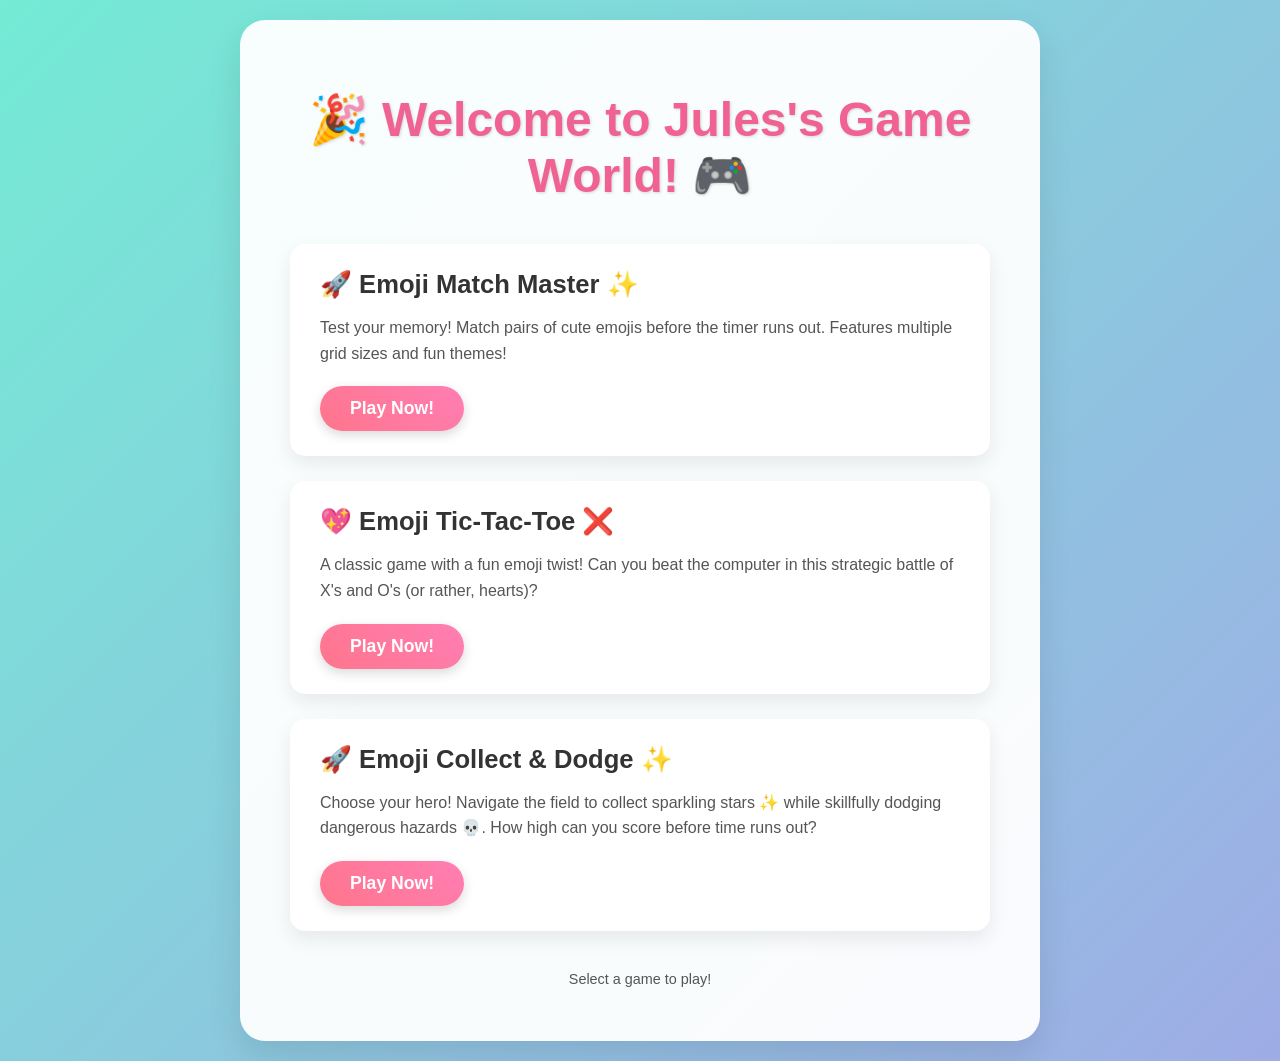
<file: index.html>
<!DOCTYPE html>
<html lang="en">
<head>
    <meta charset="UTF-8">
    <meta name="viewport" content="width=device-width, initial-scale=1.0">
    <title>Jules's Game World!</title>
    <style>
        body {
            font-family: 'Poppins', Arial, sans-serif;
            display: flex;
            flex-direction: column;
            align-items: center;
            min-height: 100vh;
            margin: 0;
            padding: 20px;
            background: linear-gradient(135deg, #74EBD5 0%, #9FACE6 100%); /* Light, playful gradient */
            color: #333;
            box-sizing: border-box;
        }
        .hub-container {
            background-color: rgba(255, 255, 255, 0.95); /* Slightly more opaque */
            padding: 40px 50px; /* Increased padding */
            border-radius: 25px; /* Softer radius */
            box-shadow: 0 15px 35px rgba(0, 0, 0, 0.1); /* Softer shadow */
            text-align: center;
            width: 100%;
            max-width: 700px; /* Slightly wider */
        }
        h1 {
            font-size: 3em; /* Slightly larger */
            color: #f06292; /* Adjusted pink */
            text-shadow: 1px 1px 3px rgba(0,0,0,0.15);
            margin-bottom: 40px; /* More space */
        }
        nav ul {
            list-style: none;
            padding: 0;
            display: flex;
            flex-direction: column; /* Stack game cards */
            gap: 25px; /* Space between game cards */
        }
        nav li { /* Game card style */
            background-color: #ffffff;
            border-radius: 15px;
            padding: 25px 30px;
            box-shadow: 0 8px 20px rgba(0, 0, 0, 0.08);
            transition: transform 0.3s ease, box-shadow 0.3s ease;
            text-align: left; /* Align content within card to left */
        }
        nav li:hover {
            transform: translateY(-5px);
            box-shadow: 0 12px 25px rgba(0, 0, 0, 0.12);
        }
        nav li h3 { /* Game title within card */
            margin-top: 0;
            margin-bottom: 10px;
            font-size: 1.6em;
            color: #333;
        }
        nav li p { /* Game description within card */
            font-size: 1em;
            color: #555;
            margin-bottom: 20px;
            line-height: 1.6;
        }
        nav a { /* Play button style */
            display: inline-block;
            background-image: linear-gradient(45deg, #ff758c, #ff7eb3); /* Pink gradient */
            color: white;
            padding: 12px 30px;
            border-radius: 25px; /* Pill shape */
            text-decoration: none;
            font-size: 1.1em;
            font-weight: 600;
            box-shadow: 0 4px 12px rgba(0,0,0,0.15);
            transition: transform 0.2s ease, background-image 0.3s ease;
        }
        nav a:hover {
            transform: translateY(-2px) scale(1.03);
            background-image: linear-gradient(45deg, #ff5c77, #ff6aa3); /* Darker pink gradient */
        }
        footer {
            margin-top: 40px;
            font-size: 0.9em;
            color: #555;
        }
    </style>
</head>
<body>
    <div class="hub-container">
        <h1>🎉 Welcome to Jules's Game World! 🎮</h1>
        <nav>
            <ul>
                <li>
                    <h3>🚀 Emoji Match Master ✨</h3>
                    <p>Test your memory! Match pairs of cute emojis before the timer runs out. Features multiple grid sizes and fun themes!</p>
                    <a href="emoji-match-master/game.html">Play Now!</a>
                </li>
                <li>
                    <h3>💖 Emoji Tic-Tac-Toe ❌</h3>
                    <p>A classic game with a fun emoji twist! Can you beat the computer in this strategic battle of X's and O's (or rather, hearts)?</p>
                    <a href="emoji-tic-tac-toe/game.html">Play Now!</a>
                </li>
                <li>
                    <h3>🚀 Emoji Collect & Dodge ✨</h3>
                    <p>Choose your hero! Navigate the field to collect sparkling stars ✨ while skillfully dodging dangerous hazards 💀. How high can you score before time runs out?</p>
                    <a href="emoji-collector/game.html">Play Now!</a>
                </li>
                <!-- More games can be added here -->
            </ul>
        </nav>
        <footer>
            <p>Select a game to play!</p>
        </footer>
    </div>
</body>
</html>
</file>
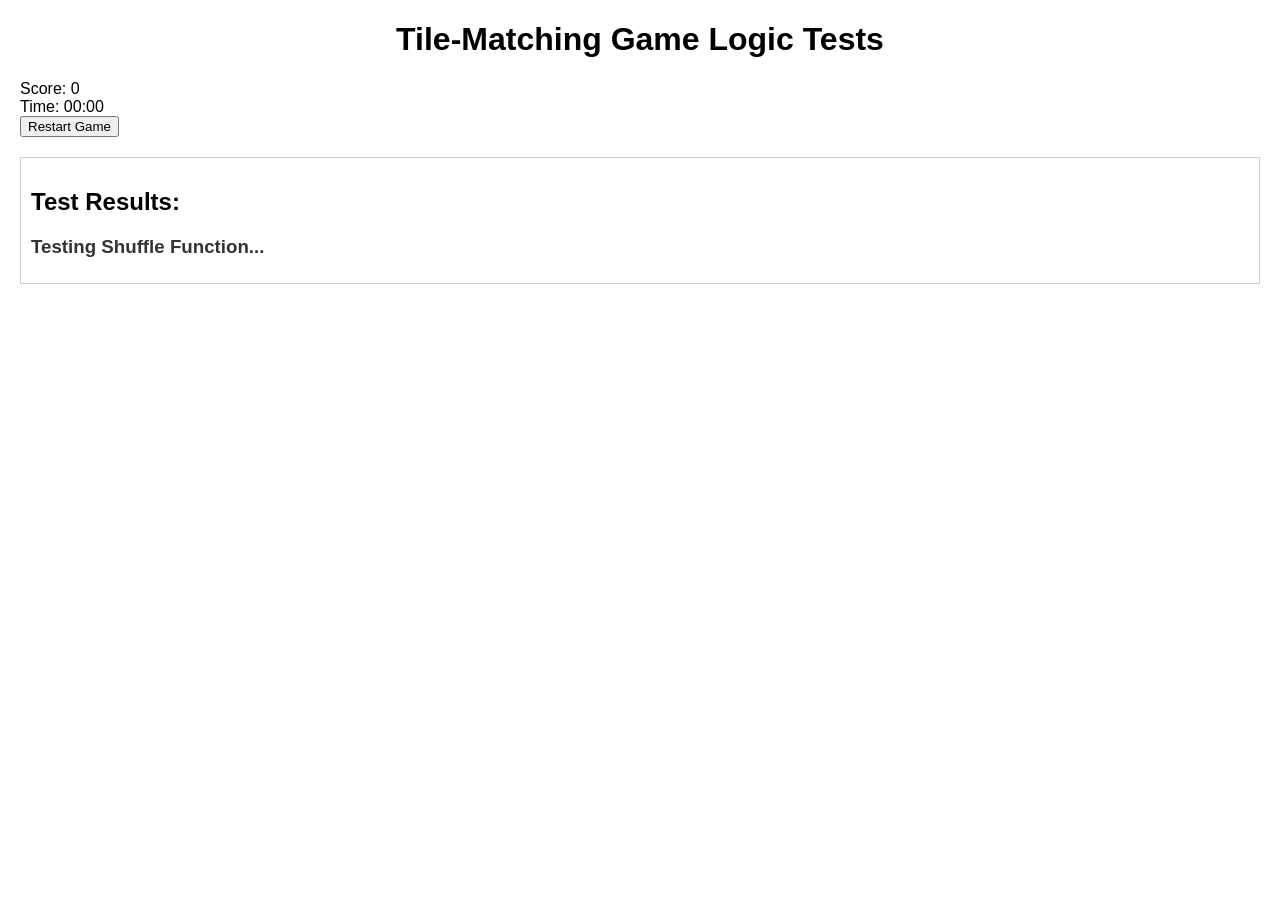
<file: test-runner.html>
<!DOCTYPE html>
<html lang="en">
<head>
    <meta charset="UTF-8">
    <title>Game Logic Tests</title>
    <style>
        body { font-family: Arial, sans-serif; margin: 20px; }
        h1 { text-align: center; }
        #test-results { margin-top: 20px; border: 1px solid #ccc; padding: 10px; }
        .test-group { margin-bottom: 15px; }
        .test-group h3 { margin-bottom: 5px; color: #333; }
        .test-case { margin-left: 20px; padding: 5px; border-left: 2px solid #eee; }
        .test-case.passed { color: green; }
        .test-case.failed { color: red; font-weight: bold; }
        .summary { margin-top: 20px; font-weight: bold; }
        .summary .passed { color: green; }
        .summary .failed { color: red; }
    </style>
</head>
<body>
    <!-- Added game-container to match index.html structure -->
    <div class="game-container">
        <h1>Tile-Matching Game Logic Tests</h1>

        <!-- Mock HTML structure required by script.js -->
        <div id="game-info">
            <div id="score-container">Score: <span id="score">0</span></div>
            <div id="timer-container">Time: <span id="timer">00:00</span></div>
        </div>
        <button id="restart-btn">Restart Game</button>
        <div id="game-board"></div>
    </div>

    <div id="test-results">
        <h2>Test Results:</h2>
        <!-- Test results will be appended here by tests.js -->
    </div>

    <!-- Game script (must be loaded before tests) -->
    <script src="script.js"></script>
    <!-- Test script -->
    <script src="tests.js"></script>
</body>
</html>
</file>
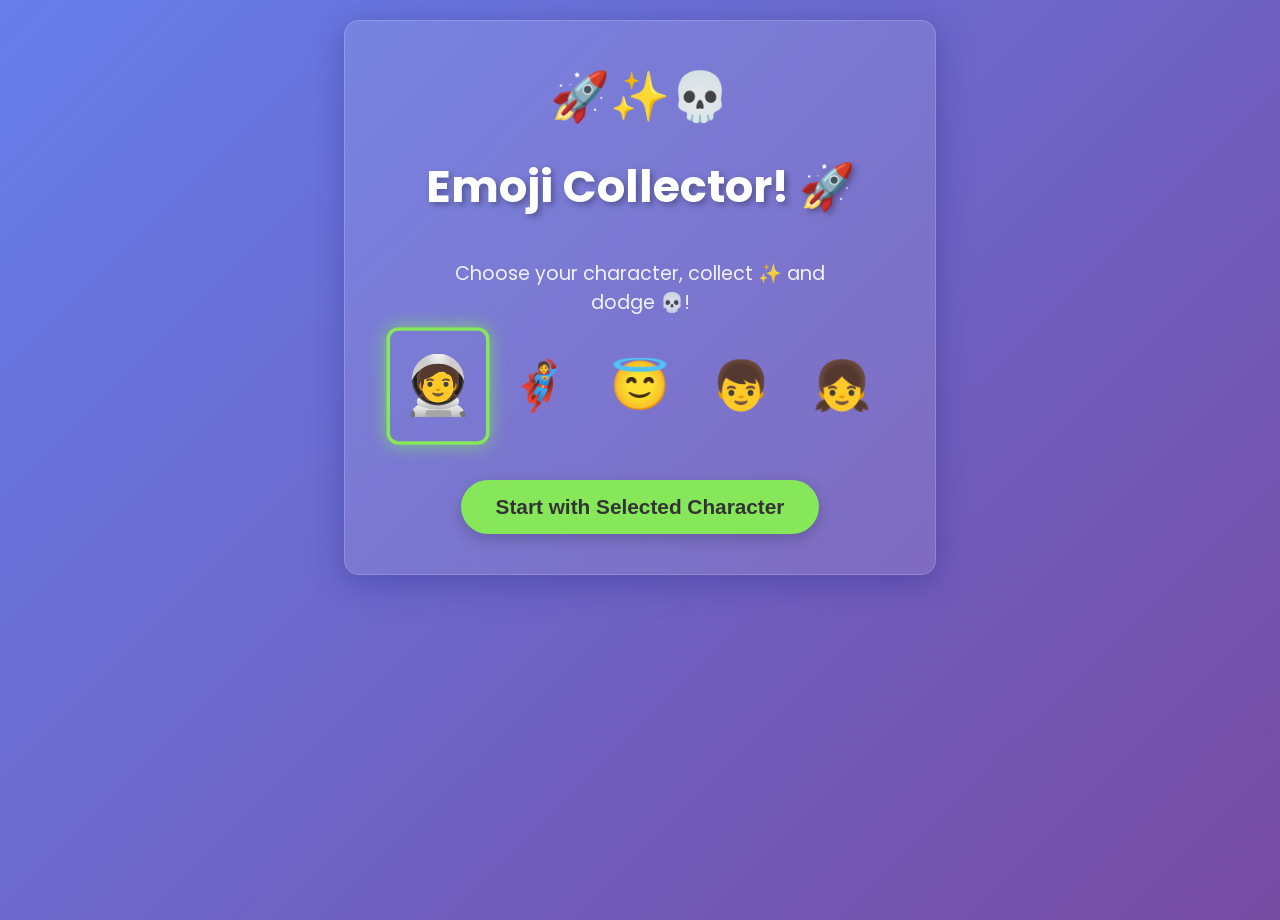
<file: emoji-collector/game.html>
<!DOCTYPE html>
<html lang="en">
<head>
    <meta charset="UTF-8">
    <meta name="viewport" content="width=device-width, initial-scale=1.0">
    <title>Emoji Collect & Dodge</title>
    <link rel="stylesheet" href="../shared/common-ui.css">
    <link rel="stylesheet" href="style.css">
</head>
<body>
    <div class="game-container">
        <!-- Splash Screen with Character Selection -->
        <div id="splash-screen">
            <div id="splash-decor">🚀✨💀</div>
            <h1>Emoji Collector! 🚀</h1>
            <p id="splash-instructions">Choose your character, collect ✨ and dodge 💀!</p>
            
            <div id="character-selector">
                <span class="character-option selected-character" data-char="🧑‍🚀">🧑‍🚀</span>
                <span class="character-option" data-char="🦸">🦸</span>
                <span class="character-option" data-char="😇">😇</span>
                <span class="character-option" data-char="👦">👦</span>
                <span class="character-option" data-char="👧">👧</span>
            </div>
            
            <button id="start-game-btn" class="game-button game-button-primary green">Start with Selected Character</button>
        </div>

        <!-- Main Game Interface (Initially Hidden) -->
        <div id="main-game-interface">
            <div id="game-info-collector">
                <span id="score-label">Score: </span><span id="score-value">0</span>
                <span id="timer-label">Time: </span><span id="timer-value">60</span>
            </div>
            
            <div id="game-area">
                <!-- Player and items will be added here by JavaScript -->
            </div>

            <div id="game-controls">
                <button id="restart-game-btn" class="game-button pink">Restart</button>
                <button id="pause-game-btn" class="game-button game-button-secondary orange">Pause</button>
                <a href="../index.html" class="game-button game-button-secondary home-button">🏠 Game World</a>
                <button id="exit-game-btn" class="game-button game-button-secondary grey">Exit Game</button>
            </div>
        </div>

        <!-- Pause Overlay (Initially Hidden) -->
        <div id="pause-overlay" class="game-screen-overlay">
            <h2>Paused</h2>
            <button id="resume-game-btn" class="game-button game-button-primary green">Resume</button>
        </div>

    </div>

    <script src="../shared/ui-manager.js" defer></script>
    <script src="script.js" defer></script>
</body>
</html>
</file>
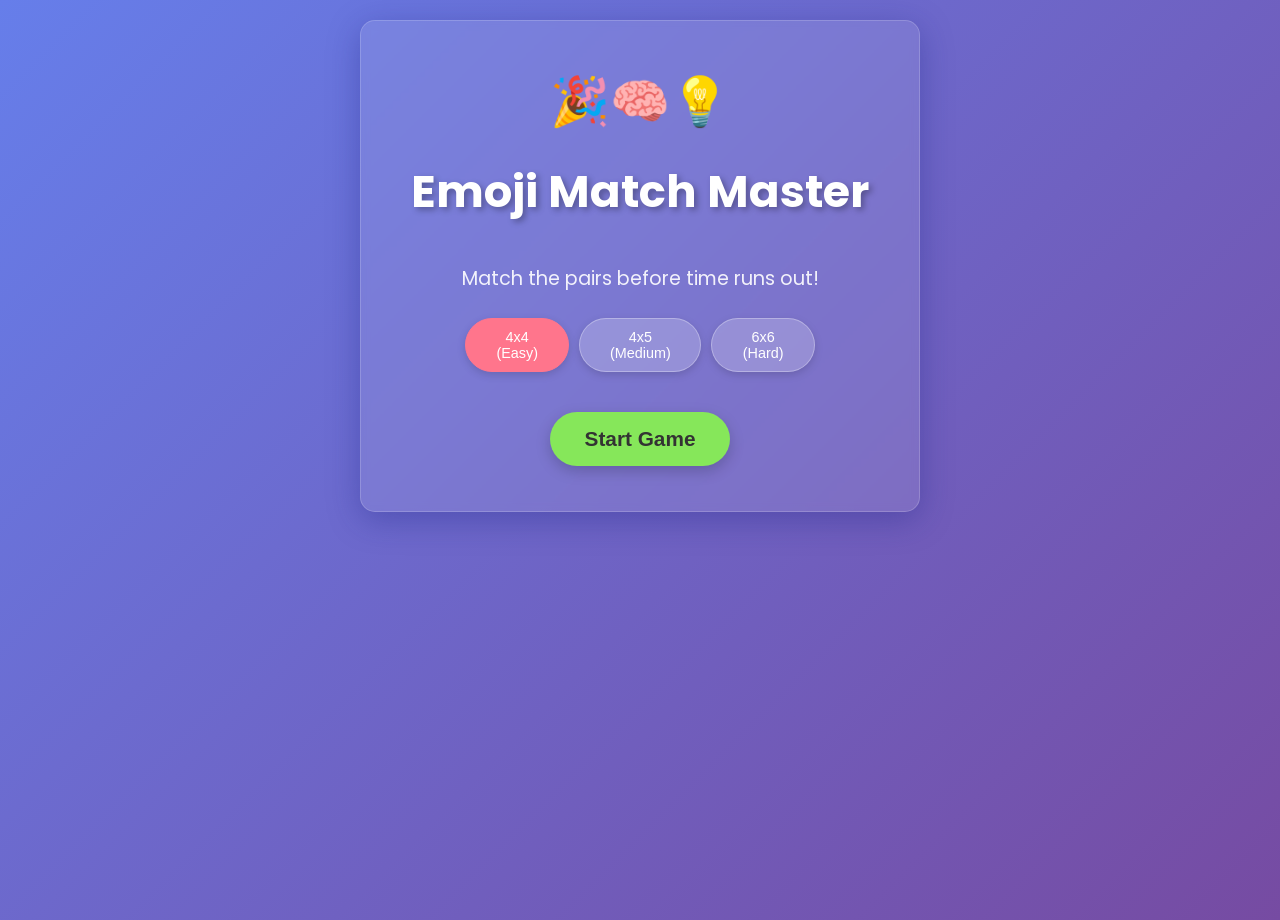
<file: emoji-match-master/game.html>
<!DOCTYPE html>
<html lang="en">
<head>
    <meta charset="UTF-8">
    <meta name="viewport" content="width=device-width, initial-scale=1.0">
    <title>Tile-Matching Game</title>
    <link rel="stylesheet" href="../shared/common-ui.css"> <!-- Link to shared CSS -->
    <link rel="stylesheet" href="style.css"> <!-- Link to game-specific CSS -->
</head>
<body>
    <div class="game-container">
        <div id="splash-screen">
            <div id="splash-decor">🎉🧠💡</div>
            <h1>Emoji Match Master</h1>
            <p id="splash-instructions">Match the pairs before time runs out!</p>
            <!-- Grid size selector moved into the splash screen -->
            <div id="grid-size-selector">
                <button class="grid-size-btn game-button game-button-secondary translucent active" data-grid="4x4">4x4 (Easy)</button>
                <button class="grid-size-btn game-button game-button-secondary translucent" data-grid="4x5">4x5 (Medium)</button>
                <button class="grid-size-btn game-button game-button-secondary translucent" data-grid="6x6">6x6 (Hard)</button>
            </div>
            <button id="start-game-btn" class="game-button game-button-primary green">Start Game</button>
        </div>

        <div id="main-game-interface">
            <!-- Game title removed, splash screen has "Emoji Match Master" -->
            
            <div id="game-info">
                <div id="score-container">
                    Score: <span id="score">0</span>
                </div>
                <div id="timer-container">
                    Time: <span id="timer">00:00</span>
                </div>
            </div>

            <!-- Grid size selector MOVED to splash screen -->

            <button id="restart-btn" class="game-button pink">Restart Game</button>
            
            <div id="game-board">
                <!-- Game tiles will be added here by JavaScript -->
                <p>Game board placeholder</p>
            </div>

            <div id="game-controls">
                <button id="pause-game-btn" class="game-button game-button-secondary orange">Pause</button>
                <a href="../index.html" class="game-button game-button-secondary home-button">🏠 Game World</a>
                <button id="exit-game-btn" class="game-button game-button-secondary grey">Exit Game</button>
            </div>
        </div>

        <div id="pause-overlay" class="game-screen-overlay">
            <h2>Paused</h2>
            <button id="resume-game-btn" class="game-button game-button-primary green">Resume</button>
        </div>

        </div>
    </div>
    

    <script src="../shared/ui-manager.js" defer></script>
    <script src="script.js" defer></script> <!-- Also add defer to game-specific script -->
</body>
</html>
</file>
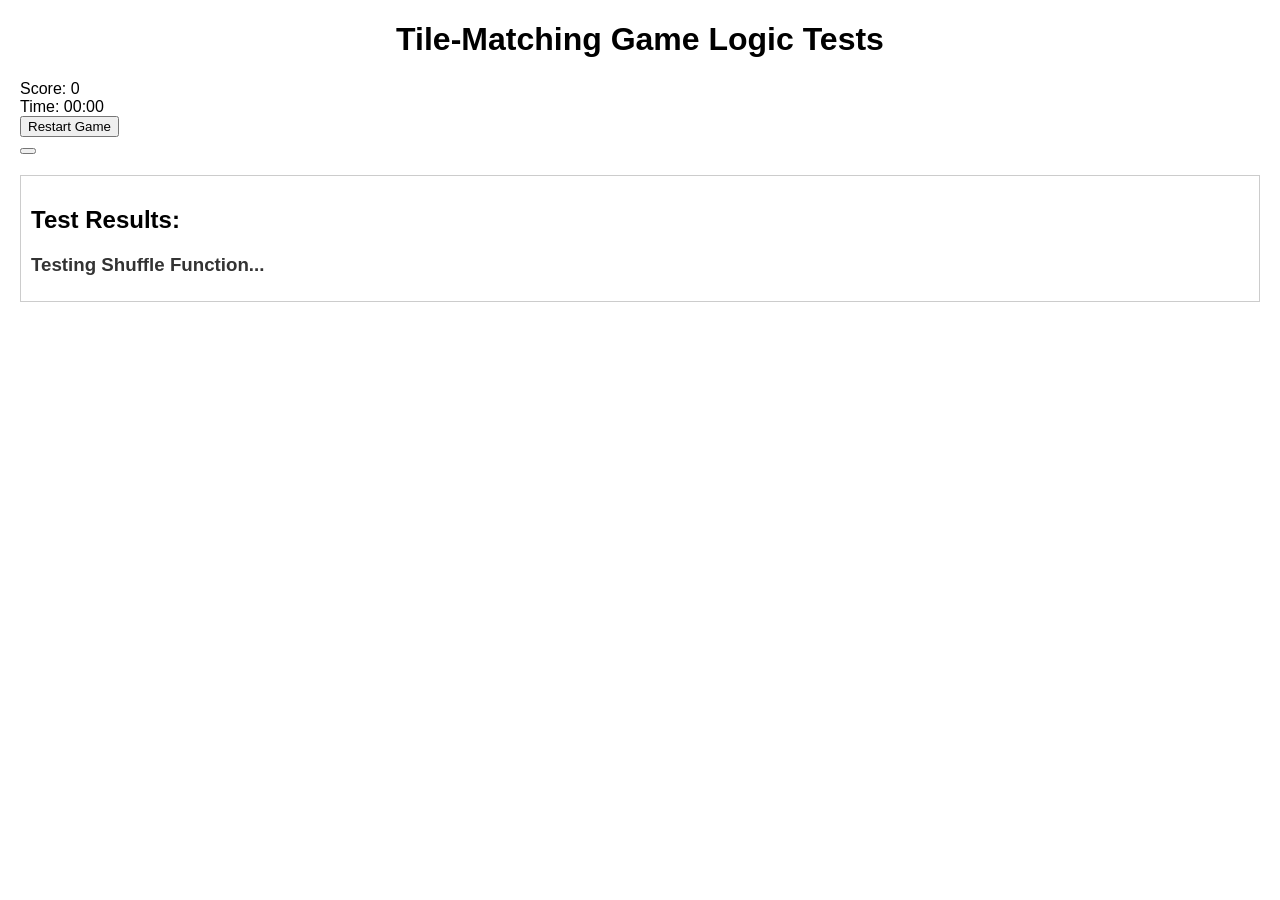
<file: emoji-match-master/test-runner.html>
<!DOCTYPE html>
<html lang="en">
<head>
    <meta charset="UTF-8">
    <title>Game Logic Tests</title>
    <style>
        body { font-family: Arial, sans-serif; margin: 20px; }
        h1 { text-align: center; }
        #test-results { margin-top: 20px; border: 1px solid #ccc; padding: 10px; }
        .test-group { margin-bottom: 15px; }
        .test-group h3 { margin-bottom: 5px; color: #333; }
        .test-case { margin-left: 20px; padding: 5px; border-left: 2px solid #eee; }
        .test-case.passed { color: green; }
        .test-case.failed { color: red; font-weight: bold; }
        .summary { margin-top: 20px; font-weight: bold; }
        .summary .passed { color: green; }
        .summary .failed { color: red; }
    </style>
</head>
<body>
    <!-- Added game-container to match index.html structure -->
    <div class="game-container">
        <h1>Tile-Matching Game Logic Tests</h1>

        <!-- Mock HTML structure required by script.js -->
        <div id="game-info">
            <div id="score-container">Score: <span id="score">0</span></div>
            <div id="timer-container">Time: <span id="timer">00:00</span></div>
        </div>
        <button id="restart-btn">Restart Game</button>
        <div id="game-board"></div>
        <!-- Minimal mock for new elements to prevent JS errors if script.js tries to access them -->
        <div id="splash-screen" style="display: none;"></div>
        <div id="main-game-interface" style="display: block;"></div>
        <div id="pause-overlay" style="display: none;"></div>
        <div id="win-screen" style="display: none;"></div>
        <button id="start-game-btn" style="display: none;"></button>
        <button id="pause-game-btn" style="display: none;"></button>
        <button id="resume-game-btn" style="display: none;"></button>
        <button id="exit-game-btn" style="display: none;"></button>
        <button id="play-again-btn" style="display: none;"></button>
        <div id="grid-size-selector">
             <button class="grid-size-btn active" data-grid="4x4"></button> <!-- Mock one button -->
        </div>
    </div>

    <div id="test-results">
        <h2>Test Results:</h2>
        <!-- Test results will be appended here by tests.js -->
    </div>

    <!-- Game script (must be loaded before tests) -->
    <script src="script.js"></script>
    <!-- Test script -->
    <script src="tests.js"></script>
</body>
</html>
</file>
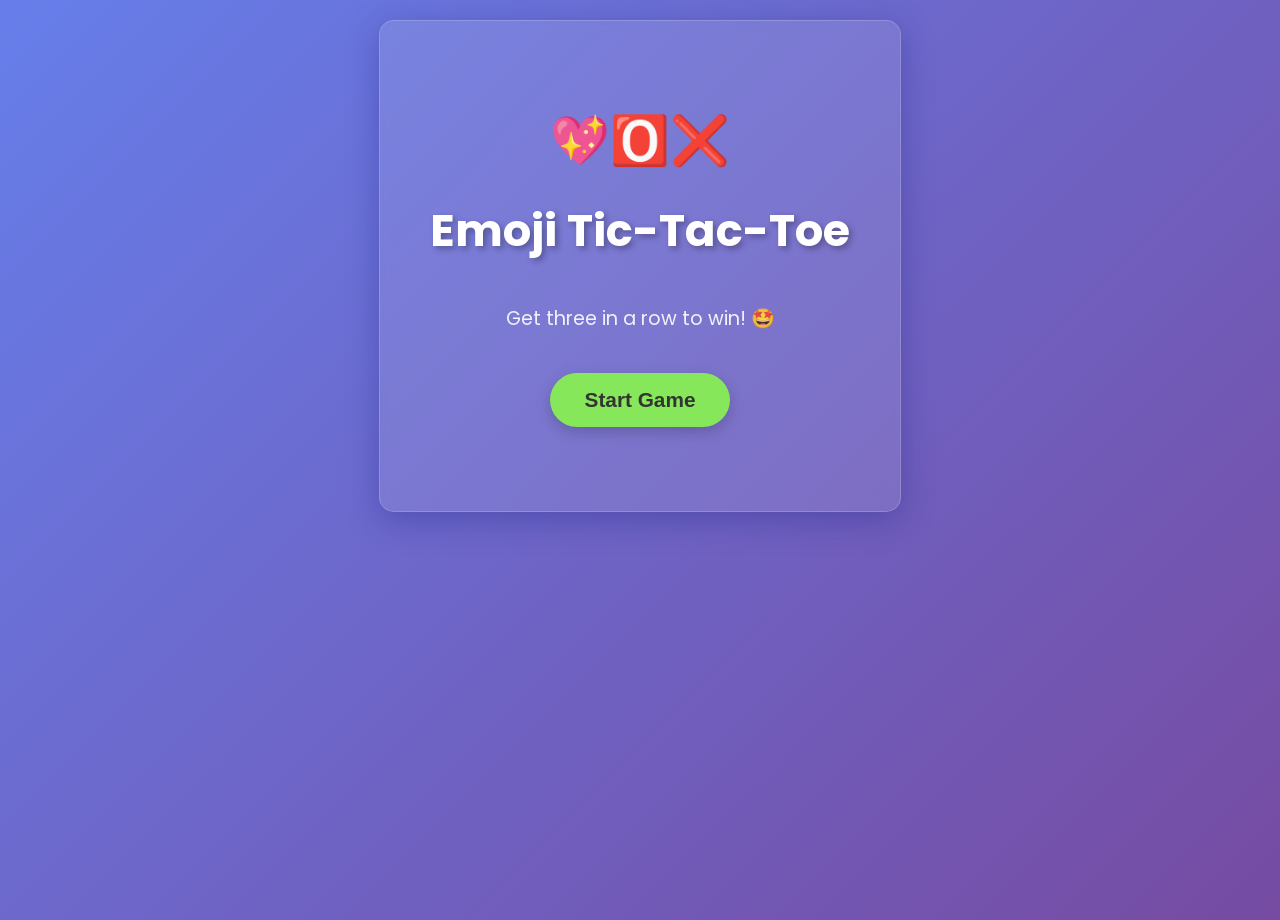
<file: emoji-tic-tac-toe/game.html>
<!DOCTYPE html>
<html lang="en">
<head>
    <meta charset="UTF-8">
    <meta name="viewport" content="width=device-width, initial-scale=1.0">
    <title>Emoji Tic-Tac-Toe</title>
    <link rel="stylesheet" href="../shared/common-ui.css">
    <link rel="stylesheet" href="style.css">
</head>
<body>
    <div class="game-container">
        <!-- Splash Screen -->
        <div id="splash-screen">
            <div id="splash-decor">💖🅾️❌</div>
            <h1>Emoji Tic-Tac-Toe</h1>
            <p id="splash-instructions">Get three in a row to win! 🤩</p>
            <button id="start-game-btn" class="game-button game-button-primary green">Start Game</button>
        </div>

        <!-- Main Game Interface (Initially Hidden) -->
        <div id="main-game-interface">
            <h2 id="game-status">Player ❌'s Turn</h2>
            
            <div id="tic-tac-toe-board">
                <!-- Cells will be generated by JavaScript -->
            </div>

            <div id="game-controls">
                <button id="restart-game-btn" class="game-button pink">Restart</button>
                <button id="pause-game-btn" class="game-button game-button-secondary orange">Pause</button>
                <a href="../index.html" class="game-button game-button-secondary home-button">🏠 Game World</a>
                <button id="exit-game-btn" class="game-button game-button-secondary grey">Exit Game</button>
            </div>
        </div>

        <!-- Pause Overlay (Initially Hidden) -->
        <div id="pause-overlay" class="game-screen-overlay"> <!-- Already has the class, good. -->
            <h2>Paused</h2>
            <button id="resume-game-btn" class="game-button game-button-primary green">Resume</button>
        </div>

    </div>

    <script src="../shared/ui-manager.js" defer></script>
    <script src="script.js" defer></script>
</body>
</html>
</file>
<file: shared/common-ui.css>
/* SHARED/COMMON UI STYLES */
@import url('https://fonts.googleapis.com/css2?family=Poppins:wght@400;600;700&display=swap');

/* General body styling, can be overridden by game-specific CSS if needed */
body {
    font-family: 'Poppins', Arial, sans-serif;
    display: flex;
    flex-direction: column;
    align-items: center;
    min-height: 100vh;
    margin: 0;
    padding-top: 20px;
    background: linear-gradient(135deg, #667eea 0%, #764ba2 100%);
    color: #fff;
}

/* Common game container for consistent layout across games */
.game-container {
    background-color: rgba(255, 255, 255, 0.1);
    padding: 20px 30px;
    border-radius: 15px;
    box-shadow: 0 8px 32px 0 rgba(31, 38, 135, 0.37);
    backdrop-filter: blur(4px);
    -webkit-backdrop-filter: blur(4px);
    border: 1px solid rgba(255, 255, 255, 0.18);
    text-align: center;
    min-height: 450px; 
    display: flex; 
    flex-direction: column; 
    justify-content: center; 
    position: relative;
}

/* --- Common Screen Styles (Splash, Pause, Win) --- */
.game-screen-overlay {
    display: none;
    position: absolute;
    top: 0;
    left: 0;
    width: 100%;
    height: 100%;
    flex-direction: column;
    align-items: center;
    justify-content: center;
    z-index: 1000; 
    border-radius: 15px;
    text-align: center;
    padding: 20px;
    box-sizing: border-box; 
}

/* Splash Screen Styles */
#splash-screen {
    display: flex;
    flex-direction: column;
    align-items: center;
    justify-content: center;
    width: 100%;
    height: 100%; 
    text-align: center;
    padding: 20px;
    box-sizing: border-box;
    border-radius: 15px;
}
#splash-screen h1 {
    font-size: 2.8em; 
    color: #fff; 
    font-weight: 700;
    text-shadow: 3px 3px 6px rgba(0,0,0,0.3);
    margin-top: 0;
    margin-bottom: 20px; 
}
#splash-instructions {
    font-size: 1.2em;
    margin-bottom: 25px;
    color: rgba(255, 255, 255, 0.9);
    max-width: 80%;
}
#splash-decor { 
    font-size: 3em; 
    margin-bottom: 20px;
    animation: floatDecor 3s ease-in-out infinite;
}
#splash-screen > #grid-size-selector {
    margin-bottom: 25px;
    width: 100%;
    max-width: 350px;
}
#start-game-btn {
    margin-top: 15px;
}
@keyframes floatDecor {
    0%, 100% { transform: translateY(0); }
    50% { transform: translateY(-10px); }
}

/* Pause Overlay Styles */
#pause-overlay {
    background-color: rgba(0, 0, 0, 0.85); 
    color: #fff;
    display: none; 
}
#pause-overlay h2 {
    font-size: 2.8em;
    text-shadow: 2px 2px 4px rgba(0,0,0,0.5);
    margin-bottom: 30px;
}

/* --- Common Button Styles --- */
.game-button {
    border: none;
    padding: 12px 25px; 
    font-weight: 600;
    border-radius: 30px;
    cursor: pointer;
    box-shadow: 0 4px 12px rgba(0,0,0,0.15);
    transition: background-color 0.3s ease, transform 0.2s ease, box-shadow 0.2s ease;
    color: white;
}
.game-button:hover {
    transform: translateY(-2px);
}
.game-button:active {
    transform: translateY(1px);
}

/* Larger action buttons (Start, Resume, Play Again) */
.game-button-primary {
    padding: 15px 35px;
    font-size: 1.3em;
    box-shadow: 0 5px 15px rgba(0,0,0,0.2);
}
.game-button-primary.green {
    background-color: #86e75a; 
    color: #333;
}
.game-button-primary.green:hover {
    background-color: #70c14f;
}
.game-button-primary.pink {
    background-color: #ff758c; 
    color: white;
    margin-top: 25px;
}
.game-button-primary.pink:hover {
    background-color: #ff5c77;
}

/* Smaller control buttons (Pause, Exit, Grid Selectors) */
.game-button-secondary {
    padding: 10px 20px;
    font-size: 0.9em;
    font-weight: 500;
    box-shadow: 0 3px 8px rgba(0,0,0,0.15);
}
.game-button-secondary.orange {
    background-color: #f0ad4e;
}
.game-button-secondary.orange:hover {
    background-color: #ec9c3d;
}
.game-button-secondary.grey {
    background-color: #777;
}
.game-button-secondary.grey:hover {
    background-color: #666;
}
.game-button-secondary.translucent {
    background-color: rgba(255, 255, 255, 0.2);
    border: 1px solid rgba(255, 255, 255, 0.3);
}
.game-button-secondary.translucent:hover {
    background-color: rgba(255, 255, 255, 0.3);
    border-color: rgba(255, 255, 255, 0.5);
}
.game-button-secondary.translucent.active {
    background-color: #ff758c; 
    border-color: #ff758c;
}

.home-button {
    background-color: #5bc0de;
    text-decoration: none;
    display: inline-flex;
    align-items: center;
}
.home-button:hover {
    background-color: #31b0d5;
}


/* Game Controls container - common for in-game buttons */
#game-controls {
    display: flex;
    justify-content: center;
    align-items: center;
    gap: 15px;
    margin-top: 25px;
    width: 100%; 
}

/* Initial display state for main game area (common concept) */
#main-game-interface {
    display: none;
    width: 100%; 
    flex-direction: column; 
    align-items: center;   
}

/* Common responsive adjustments for overlays and typography */
@media (max-width: 768px) {
    #splash-instructions {
        font-size: 1.1em;
    }
    
    #game-controls {
        flex-direction: column;
        gap: 10px;
    }
    
    #main-game-interface {
        padding: 10px;
    }
}

@media (max-width: 480px) {
    .game-container { padding: 15px; margin: 10px; min-height: auto; }
    #splash-screen h1, #pause-overlay h2 { font-size: 2.2em; } 
    #win-message-heading { font-size: 2.4em; }
    #splash-instructions, #win-sub-message, #win-score-details { font-size: 1.2em; }
    .game-button-primary, #start-game-btn, #resume-game-btn, #play-again-btn { font-size: 1.1em; padding: 12px 25px; }
    #splash-decor { font-size: 2.5em; }
    #win-decor { font-size: 4em; }
    #game-controls { flex-wrap: wrap; gap: 10px; margin-top: 20px; } 
    .game-button-secondary, .home-button { padding: 8px 15px; font-size: 0.8em; }
    #final-score-display { font-size: 1.6em; }
    #win-score-details { padding: 15px; font-size: 1.3em; }
}
</file>
<file: emoji-collector/style.css>
/* EMOJI COLLECT & DODGE - GAME-SPECIFIC STYLES */

/* --- Splash Screen Customizations --- */
#splash-screen h1 {
}
#splash-instructions {
    margin-bottom: 20px;
}

#character-selector {
    display: flex;
    justify-content: center;
    gap: 15px;
    margin-bottom: 30px;
}

.character-option {
    font-size: 3em;
    padding: 10px;
    border: 3px solid transparent;
    border-radius: 10px;
    cursor: pointer;
    transition: transform 0.2s ease, border-color 0.2s ease;
    user-select: none;
}

.character-option:hover {
    transform: scale(1.15);
    border-color: rgba(255, 255, 255, 0.5);
}

.character-option.selected-character {
    border-color: #86e75a;
    transform: scale(1.2);
    box-shadow: 0 0 15px rgba(134, 231, 90, 0.7);
}

#start-game-btn {
}


/* --- Main Game Interface --- */
#main-game-interface {
    width: 100%;
}

#game-info-collector {
    display: flex;
    justify-content: space-between;
    width: 100%;
    max-width: 400px;
    margin: 0 auto 15px auto;
    font-size: 1.3em;
    font-weight: 600;
    color: #fff;
    padding: 10px 15px;
    background-color: rgba(0,0,0,0.2);
    border-radius: 8px;
}
#score-value, #timer-value {
    color: #86e75a;
    min-width: 40px;
    display: inline-block;
    text-align: right;
}
#timer-value {
    color: #f77272;
}


#game-area {
    width: 100%;
    max-width: 500px;
    height: 400px;
    background-color: rgba(0, 0, 0, 0.25);
    border: 2px solid rgba(255, 255, 255, 0.1);
    border-radius: 10px;
    position: relative;
    overflow: hidden;
    margin: 0 auto 20px auto;
    box-shadow: inset 0 0 10px rgba(0,0,0,0.4);
}

.player-character {
    position: absolute;
    font-size: 2.5em;
    transition: left 0.05s linear, top 0.05s linear;
    user-select: none;
}

.collectible-item, .hazard-item {
    position: absolute;
    font-size: 2em;
    user-select: none;
}

.collectible-item {
}

.hazard-item {
}




/* Responsive adjustments for Collector Game */
@media (max-width: 480px) {
    #game-info-collector {
        font-size: 1em;
        padding: 8px 10px;
        max-width: 90%;
    }
    #game-area {
        height: 350px;
        max-width: 100%;
    }
    .player-character {
        font-size: 2em;
    }
    .collectible-item, .hazard-item {
        font-size: 1.8em;
    }
}
</file>
<file: emoji-match-master/style.css>
/* EMOJI MATCH MASTER - GAME-SPECIFIC STYLES */

/* Styles specific to the Emoji Match Master game interface */

/* Main Game Interface specific styles */
#main-game-interface {
}

#game-info {
    display: flex;
    justify-content: space-around; 
    width: 100%; 
    max-width: 380px; 
    margin: 0 auto 25px auto; 
    font-size: 1.1em; 
}

#score-container, #timer-container {
    padding: 12px 18px; 
    background-color: rgba(0, 0, 0, 0.2); 
    border-radius: 10px; 
    box-shadow: 0 4px 15px rgba(0,0,0,0.2);
    min-width: 120px; 
    text-align: center;
}

#score, #timer {
    font-weight: 600; 
    font-size: 1.3em; 
}

#score { color: #86e75a; }
#timer { color: #f77272; }

#grid-size-selector {
    display: flex;
    justify-content: center;
    gap: 10px;
    margin-bottom: 20px;
}

.grid-size-btn {
}
.grid-size-btn.active {
}


#restart-btn {
    background-color: #ff758c; 
}
#restart-btn:hover {
    background-color: #ff5c77; 
}

#pause-game-btn {
}
#exit-game-btn {
}


/* Game Board and Tile Styles (Specific to Emoji Match Master) */
#game-board {
    display: grid;
    gap: 8px; 
    width: auto; 
    height: auto; 
    min-width: 320px; 
    min-height: 320px; 
    max-width: 476px; 
    max-height: 476px; 
    padding: 8px;
    background-color: rgba(0, 0, 0, 0.15); 
    border: 1px solid rgba(255, 255, 255, 0.1);
    border-radius: 10px; 
    box-shadow: inset 0 0 10px rgba(0,0,0,0.3); 
}

#game-board p {
    text-align: center;
    color: rgba(255, 255, 255, 0.7);
    margin: auto;
    font-size: 1.2em;
}

.tile {
    width: 70px; 
    height: 70px;
    background-color: #4a5568; 
    color: #fff; 
    border: 1px solid rgba(255,255,255,0.1);
    border-radius: 8px;
    display: flex;
    justify-content: center;
    align-items: center;
    font-size: 2.5em; 
    cursor: pointer; 
    box-shadow: 0 5px 10px rgba(0,0,0,0.2);
    perspective: 1000px; 
    transition: transform 0.6s ease, background-color 0.3s ease; 
    transform-style: preserve-3d; 
}

.tile.flipped {
    transform: rotateY(180deg);
    background-color: #63b3ed; 
}

.tile:not(.matched):hover { 
    transform: scale(1.08) rotateY(0deg); 
    box-shadow: 0 8px 15px rgba(0,0,0,0.3);
}

.tile.flipped:not(.matched):hover {
    transform: scale(1.08) rotateY(180deg); 
     box-shadow: 0 8px 15px rgba(0,0,0,0.3);
}

.tile.matched {
    background-color: #48bb78; 
    color: #fff;
    transform: scale(0.95); 
    cursor: default; 
    opacity: 0.7; 
    box-shadow: 0 2px 5px rgba(0,0,0,0.15);
}

/* Visual Feedback Animations (Tile specific - keep here) */
@keyframes popAndGlow {
    0% {
        transform: scale(1) rotateY(180deg);
        box-shadow: 0 8px 15px rgba(0,0,0,0.3); 
        opacity: 1;
    }
    50% {
        transform: scale(1.1) rotateY(180deg); 
        box-shadow: 0 0 25px 8px #67e4a0; 
        background-color: #59d089; 
        opacity: 1;
    }
    100% {
        transform: scale(0.95) rotateY(180deg); 
        opacity: 0.7; 
        box-shadow: 0 2px 5px rgba(0,0,0,0.15); 
        background-color: #48bb78; 
    }
}

.tile-matched-visual-effect {
    animation: popAndGlow 0.7s ease-out forwards;
    z-index: 10; 
}

@keyframes shake {
    0%, 100% { transform: translateX(0) rotateY(180deg); }
    20%, 60% { transform: translateX(-4px) rotateY(180deg); }
    40%, 80% { transform: translateX(4px) rotateY(180deg); }
}

.tile-mismatched-visual-effect {
    animation: shake 0.35s ease-in-out;
    background-color: #e57373 !important; 
    border-color: #d32f2f !important; 
}


/* Game-specific responsive adjustments (if any beyond common ones) */
@media (max-width: 480px) {
    /* Emoji Match Master specific responsive rules */
    #game-info { flex-direction: column; gap: 10px; margin-bottom: 15px; align-items: center; }
    #score-container, #timer-container { width: 80%; max-width: 250px; padding: 10px; }
    #grid-size-selector { gap: 5px; }
    #game-controls { margin-top: 15px; }
}
</file>
<file: emoji-tic-tac-toe/style.css>
/* EMOJI TIC-TAC-TOE - GAME-SPECIFIC STYLES */

#splash-screen h1 {
}

/* Main Game Interface specific styles */
#main-game-interface {
    padding-top: 20px;
}

#game-status {
    font-size: 1.8em;
    font-weight: 600;
    color: #fff;
    margin-bottom: 25px;
    text-shadow: 1px 1px 2px rgba(0,0,0,0.2);
    min-height: 1.8em;
}

#tic-tac-toe-board {
    display: grid;
    grid-template-columns: repeat(3, 1fr);
    grid-template-rows: repeat(3, 1fr);
    width: 300px;
    height: 300px;
    gap: 10px;
    background-color: rgba(0, 0, 0, 0.1);
    padding: 10px;
    border-radius: 10px;
    box-shadow: inset 0 0 8px rgba(0,0,0,0.3);
    margin-bottom: 20px;
}

.tic-tac-toe-cell {
    background-color: rgba(255, 255, 255, 0.2);
    border-radius: 8px;
    display: flex;
    justify-content: center;
    align-items: center;
    font-size: 3.5em;
    color: #fff;
    cursor: pointer;
    transition: background-color 0.3s ease, transform 0.2s ease;
    box-shadow: 0 2px 5px rgba(0,0,0,0.1);
    user-select: none;
}

.tic-tac-toe-cell:hover {
    background-color: rgba(255, 255, 255, 0.35);
    transform: scale(1.05);
}

.tic-tac-toe-cell.occupied:hover {
    cursor: not-allowed;
    transform: scale(1);
    background-color: rgba(255, 255, 255, 0.2);
}

.tic-tac-toe-cell.win-cell {
    background-color: #86e75a !important;
    color: #333 !important;
    animation: pulseWinCell 0.8s infinite alternate;
}

@keyframes pulseWinCell {
    0% { transform: scale(1); }
    100% { transform: scale(1.05); }
}


/* Game Controls */
#game-controls {
}

#restart-game-btn {
}

/* Responsive adjustments for Tic-Tac-Toe */
@media (max-width: 480px) {
    #game-status {
        font-size: 1.5em;
        margin-bottom: 20px;
    }
    #tic-tac-toe-board {
        width: 240px;
        height: 240px;
        gap: 8px;
        padding: 8px;
    }
    .tic-tac-toe-cell {
        font-size: 2.8em;
    }
}
</file>
